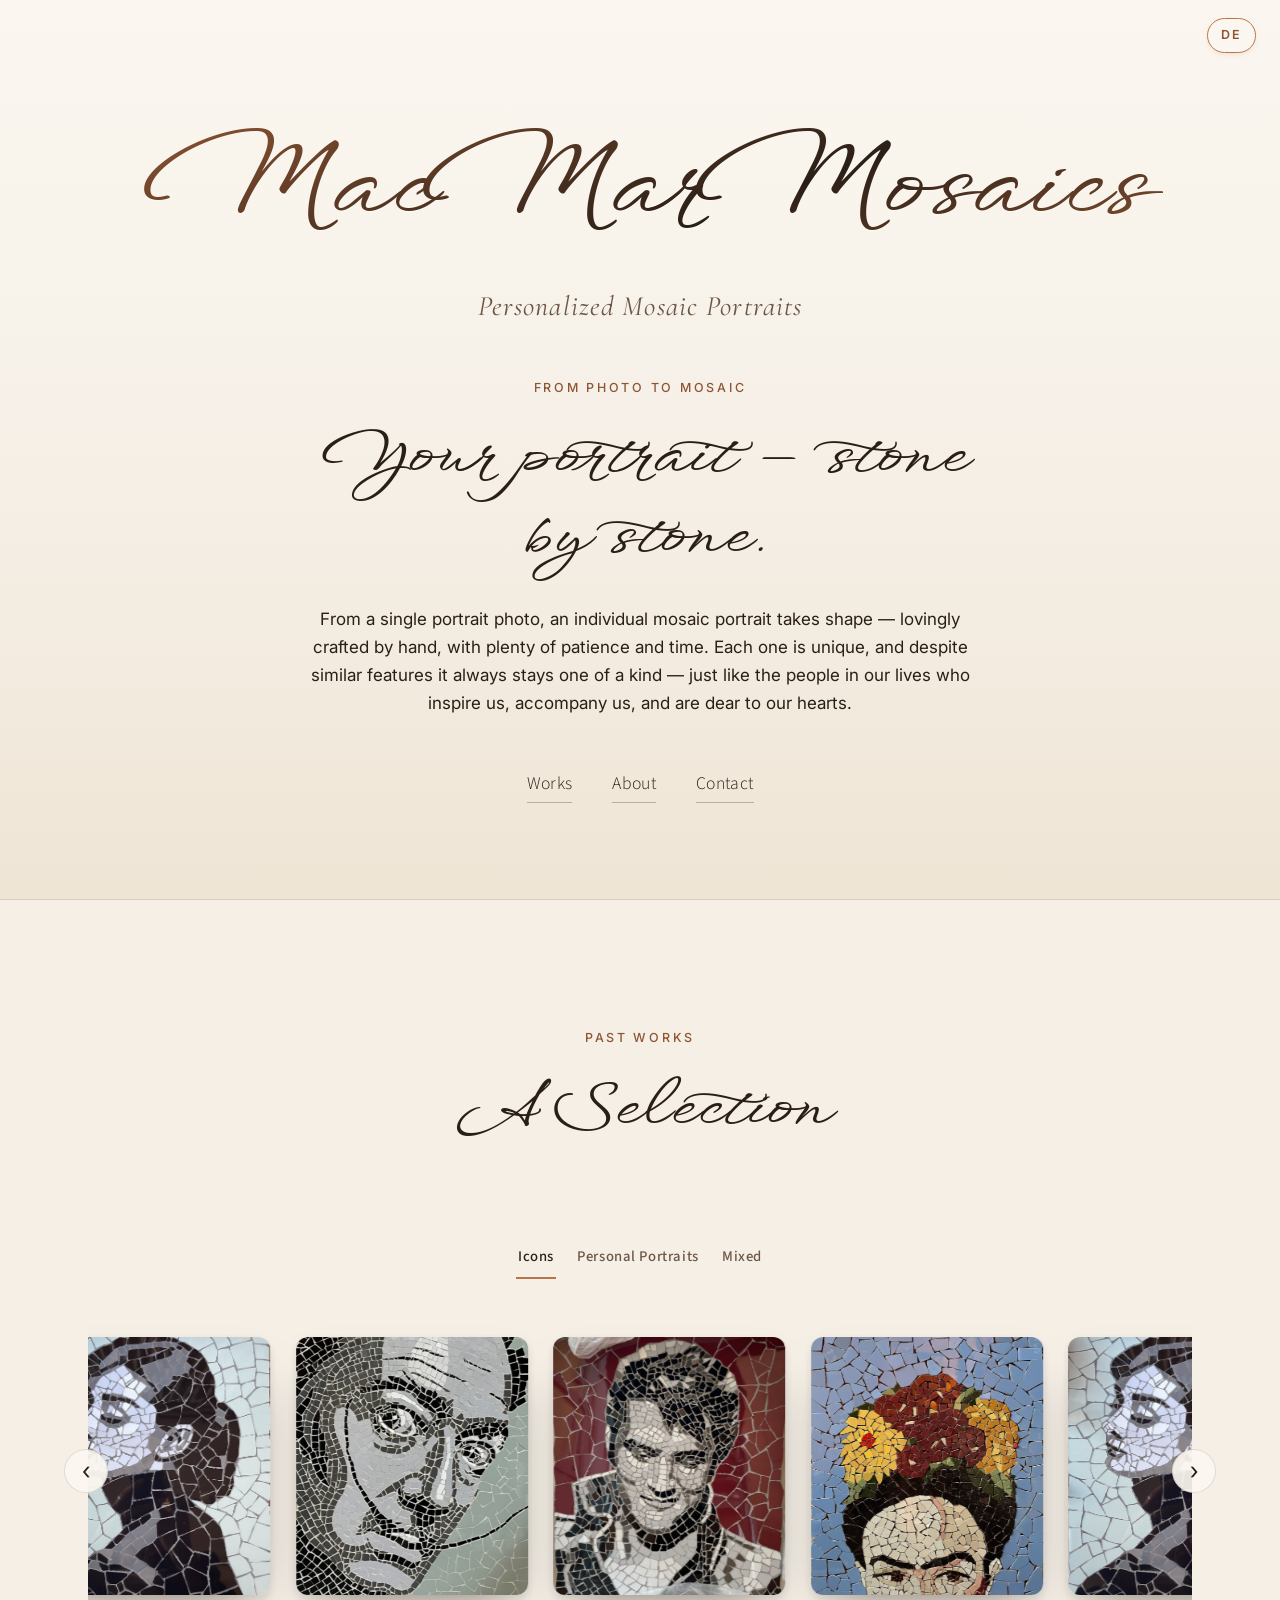
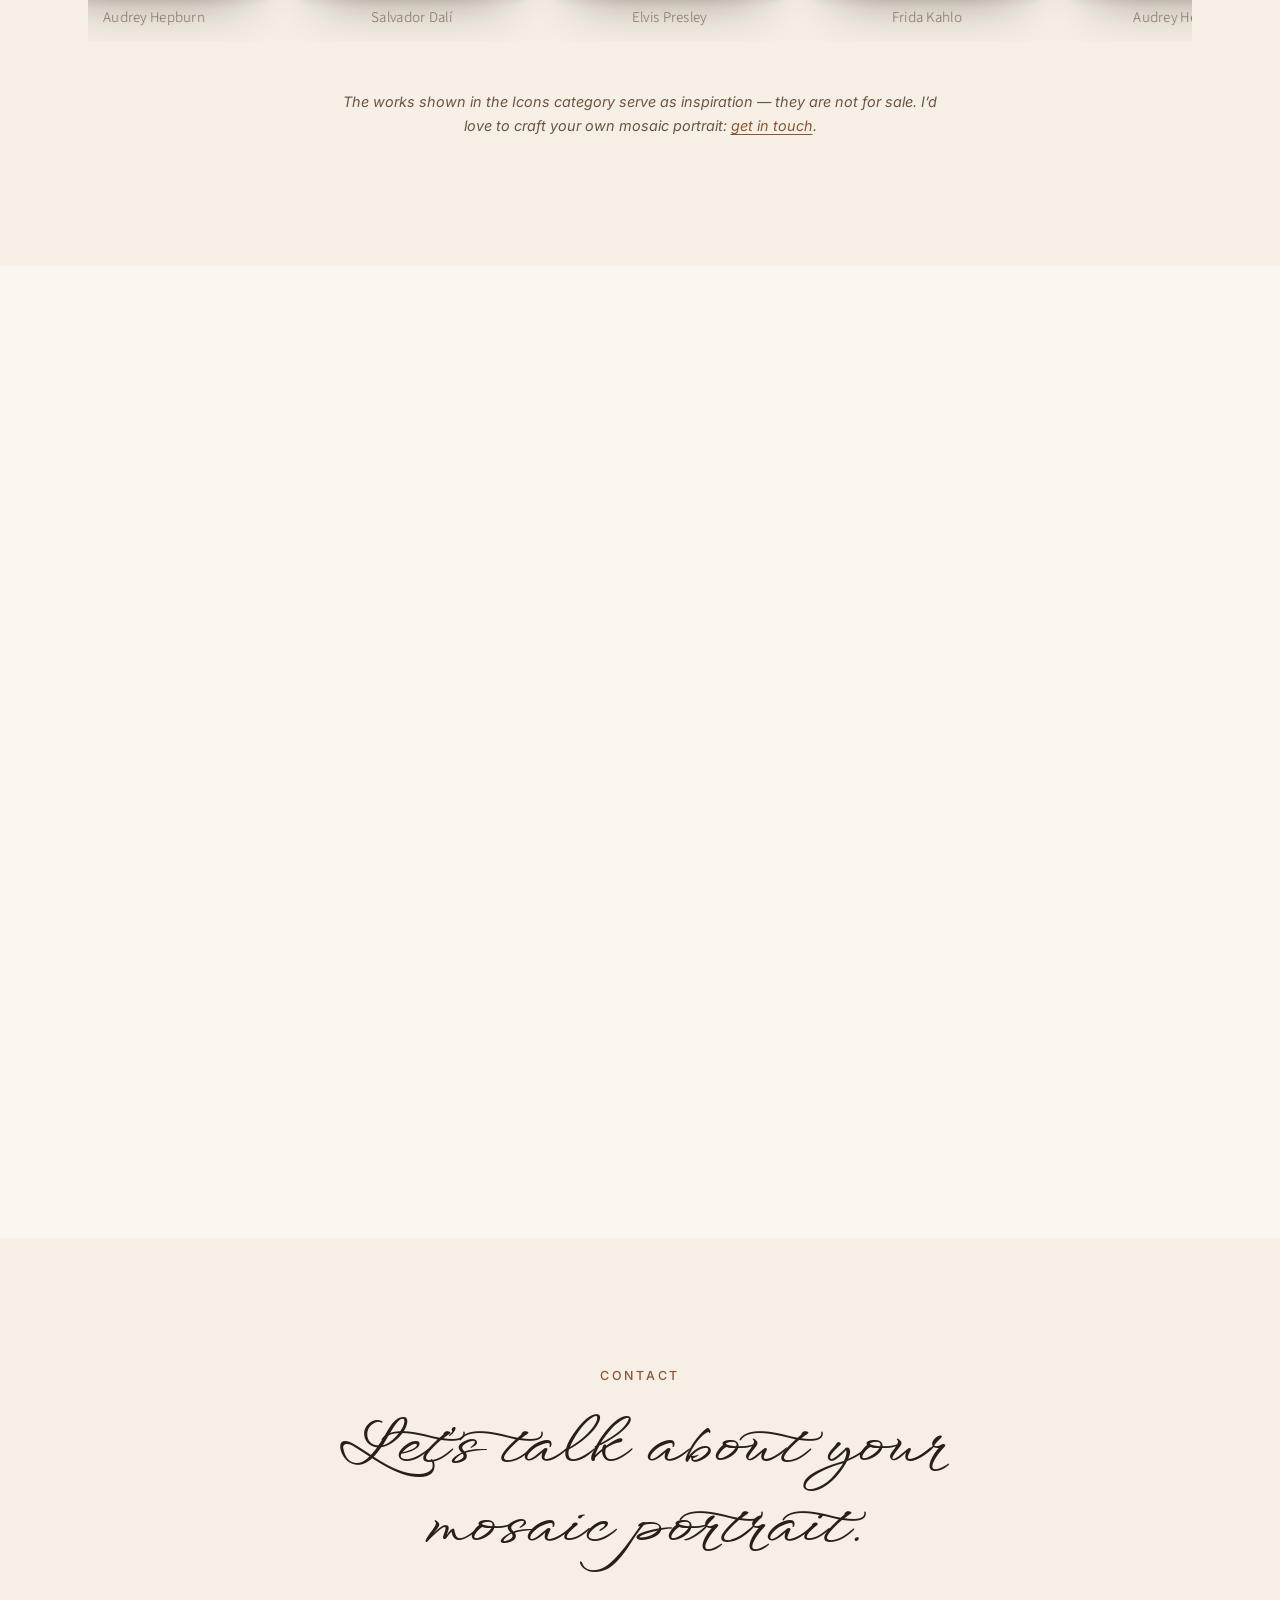
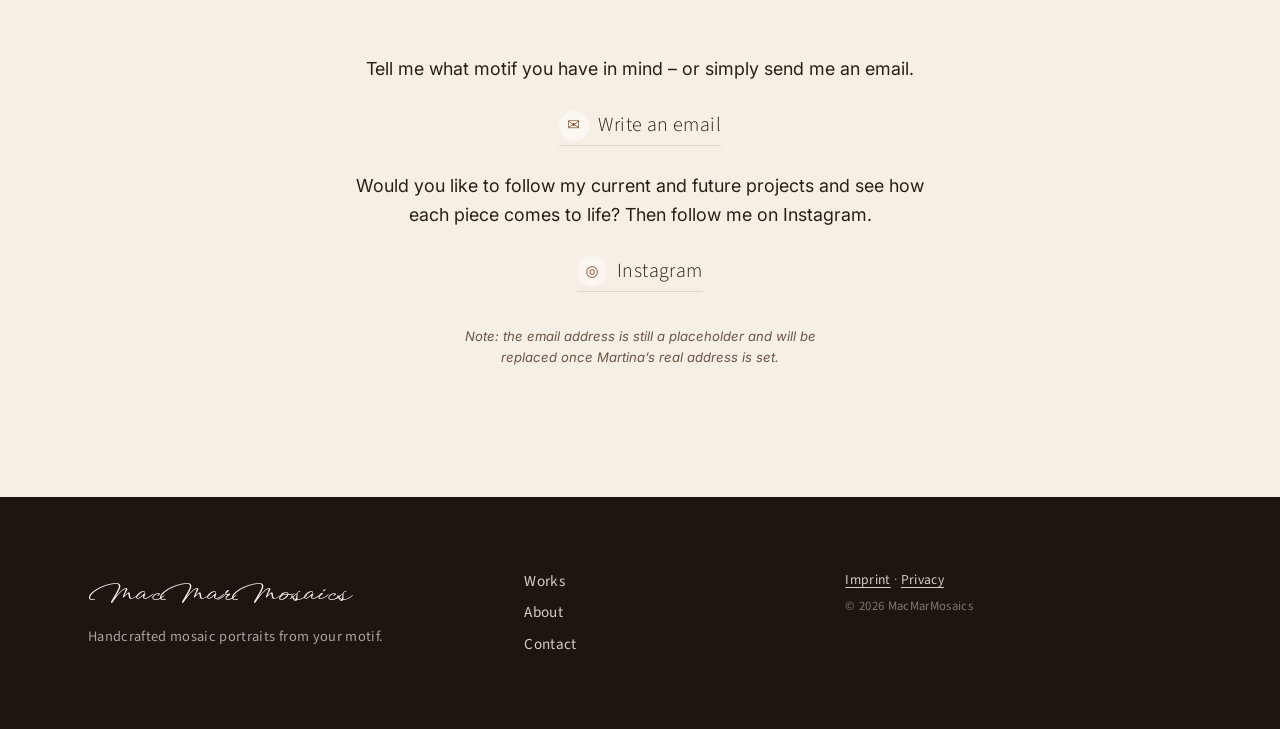
<file: site/index.html>
<!doctype html>
<html lang="de">
<head>
  <meta charset="utf-8" />
  <meta name="viewport" content="width=device-width, initial-scale=1, viewport-fit=cover" />
  <title data-i18n="meta.title">MacMarMosaics — Personalisierte Mosaik-Porträts von Martina</title>
  <meta name="description" data-i18n-content="meta.description" content="MacMarMosaics: handgefertigte, personalisierte Mosaik-Porträts aus deinem Lieblingsmotiv. Vom Foto zum echten Kunstwerk." />
  <meta name="theme-color" content="#F5EFE6" />

  <!-- Open Graph -->
  <meta property="og:type" content="website" />
  <meta property="og:title" content="MacMarMosaics — Personalisierte Mosaik-Porträts" />
  <meta property="og:description" content="Vom Foto zum handgesetzten Mosaik. Porträts von Martina." />
  <meta property="og:locale" content="de_DE" />

  <!-- Fonts -->
  <link rel="preconnect" href="https://fonts.googleapis.com" />
  <link rel="preconnect" href="https://fonts.gstatic.com" crossorigin />
  <link
    rel="stylesheet"
    href="https://fonts.googleapis.com/css2?family=WindSong:wght@400;500&family=Cormorant+Garamond:ital,wght@0,400;0,500;0,600;1,400;1,500&family=Inter:wght@400;500;600&family=Italianno&family=Source+Sans+3:wght@300;400;500&family=Courier+Prime:wght@400;700&display=swap"
  />

  <link rel="stylesheet" href="assets/css/styles.css" />
  <script defer src="assets/js/works.js"></script>
  <script defer src="assets/js/i18n.js"></script>
  <script defer src="assets/js/main.js"></script>
</head>
<body data-menu-style="underline">
  <!-- ============================================================
       1. TOP-NAV — beim ersten Aufruf versteckt, erscheint smooth,
       sobald der Hero verlassen wird (IntersectionObserver in main.js).
       Logo in WindSong; Lang-Switcher rechts als hervorgehobene Pille.
       ============================================================ -->
  <header class="nav" id="nav" aria-label="Hauptnavigation">
    <div class="nav__inner">
      <a class="nav__brand" href="#top">MacMarMosaics</a>
      <nav class="menu menu--top">
        <div class="menu__item menu__item--has-submenu">
          <a
            href="#arbeiten"
            class="menu__link"
            data-submenu-toggle
            aria-haspopup="true"
            aria-expanded="false"
            data-i18n="nav.works"
          >Arbeiten</a>
          <ul class="submenu" role="menu">
            <li role="none"><a role="menuitem" href="#arbeiten" data-category="ikonen"        data-i18n="submenu.icons">Ikonen</a></li>
            <li role="none"><a role="menuitem" href="#arbeiten" data-category="portraits"     data-i18n="submenu.portraits">Persönliche Porträts</a></li>
            <li role="none"><a role="menuitem" href="#arbeiten" data-category="verschiedenes" data-i18n="submenu.misc">Verschiedenes</a></li>
          </ul>
        </div>
        <a class="menu__link" href="#ueber-mich" data-i18n="nav.about">Über mich</a>
        <a class="menu__link" href="#kontakt"    data-i18n="nav.contact">Kontakt</a>
      </nav>
    </div>
  </header>

  <!-- Lang-Switcher: schwebt IMMER oben rechts, unabhängig vom Nav-State.
       So ist der DE/EN-Toggle auch direkt im Hero-Bereich sichtbar. -->
  <button
    type="button"
    class="lang-switch lang-switch--floating"
    data-lang-switch
    data-i18n="nav.lang.toggle"
    data-i18n-aria="nav.lang.aria"
    aria-label="Switch language to English"
  >EN</button>

  <main id="top">
    <!-- ============================================================
         2. HERO — Schriftzug "MacMarMosaics" (WindSong) + Subline,
         danach der verschmolzene "Vom Foto zum Mosaik"-Block, dann das
         Einstiegs-Menü ganz unten. Submenu öffnet nach OBEN
         (.submenu--up), da das Menü am Hero-Boden sitzt. Heller
         Cremegrund mit Gradient.
         ============================================================ -->
    <section class="hero" id="hero" aria-label="MacMarMosaics">
      <!-- <br class="hero__break"/> ist auf Desktop versteckt (display:none),
           auf Mobile sichtbar — sorgt dort für Zeilenumbruch zwischen
           "MacMar" und "Mosaics" ohne Bindestrich. -->
      <h1 class="hero__title">MacMar<br class="hero__break" />Mosaics</h1>
      <p class="hero__subline" data-i18n="hero.subline">Personalisierte Mosaik-Porträts</p>

      <!-- Verschmolzener "Vom Foto zum Mosaik"-Block. Liegt above the fold,
           daher OHNE data-reveal (sofort sichtbar wie der restliche Hero). -->
      <div class="hero__intro">
        <p class="section__eyebrow" data-i18n="intro.eyebrow">Vom Foto zum Mosaik</p>
        <h2 class="section__title"  data-i18n="intro.title">Dein Porträt — Stein für Stein.</h2>
        <div class="intro__body">
          <p data-i18n="intro.body1">Aus einem Porträtfoto entsteht in liebevoller Handarbeit und mit viel Zeit und Geduld ein individuelles Mosaik-Porträt. Jedes einzelne ist ein Unikat und trotz ähnlicher Merkmale bleibt es immer einzigartig. Ebenso wie es die Personen in unserem Leben sind, die uns inspirieren, uns begleiten und uns am Herzen liegen.</p>
        </div>
      </div>

      <!-- Einstiegs-Menü ganz unten im Hero; Submenu öffnet nach oben. -->
      <nav class="menu menu--hero" aria-label="Einstiegsnavigation">
        <div class="menu__item menu__item--has-submenu">
          <a
            href="#arbeiten"
            class="menu__link"
            data-submenu-toggle
            aria-haspopup="true"
            aria-expanded="false"
            data-i18n="nav.works"
          >Arbeiten</a>
          <ul class="submenu submenu--up" role="menu">
            <li role="none"><a role="menuitem" href="#arbeiten" data-category="ikonen"        data-i18n="submenu.icons">Ikonen</a></li>
            <li role="none"><a role="menuitem" href="#arbeiten" data-category="portraits"     data-i18n="submenu.portraits">Persönliche Porträts</a></li>
            <li role="none"><a role="menuitem" href="#arbeiten" data-category="verschiedenes" data-i18n="submenu.misc">Verschiedenes</a></li>
          </ul>
        </div>
        <a class="menu__link" href="#ueber-mich" data-i18n="nav.about">Über mich</a>
        <a class="menu__link" href="#kontakt"    data-i18n="nav.contact">Kontakt</a>
      </nav>
    </section>

    <!-- ============================================================
         3. BISHERIGE ARBEITEN — Tabs + Karussell
         ============================================================ -->
    <section class="section section--works" id="arbeiten">
      <div class="container">
        <header class="section__head" data-reveal>
          <p class="section__eyebrow" data-i18n="works.eyebrow">Bisherige Arbeiten</p>
          <h2 class="section__title"  data-i18n="works.title">Eine Auswahl</h2>
        </header>

        <nav class="tabs" role="tablist" aria-label="Werk-Kategorien" data-tabs>
          <button class="tab is-active" role="tab" aria-selected="true"  data-category="ikonen"        data-i18n="submenu.icons">Ikonen</button>
          <button class="tab"            role="tab" aria-selected="false" data-category="portraits"     data-i18n="submenu.portraits">Persönliche Porträts</button>
          <button class="tab"            role="tab" aria-selected="false" data-category="verschiedenes" data-i18n="submenu.misc">Verschiedenes</button>
        </nav>

        <div class="carousel" data-carousel>
          <button class="carousel__btn carousel__btn--prev" aria-label="Vorheriges Werk" data-carousel-prev>‹</button>
          <div class="carousel__viewport" data-carousel-viewport>
            <div class="carousel__track" data-carousel-track></div>
          </div>
          <button class="carousel__btn carousel__btn--next" aria-label="Nächstes Werk" data-carousel-next>›</button>
        </div>

        <p class="carousel__empty" data-carousel-empty hidden>
          <span class="carousel__empty-text" data-i18n="works.empty">Bald hier zu sehen.</span>
        </p>

        <p class="works__note" data-reveal data-i18n-html="works.note.html">
          Die hier gezeigten Werke der Kategorie <em>Ikonen</em> dienen als Inspiration — sie sind nicht zum Verkauf. Gerne fertige ich dir dein eigenes Mosaik-Porträt: <a href="#kontakt">Kontaktiere mich</a>.
        </p>
      </div>
    </section>

    <!-- ============================================================
         4. ÜBER MICH
         ============================================================ -->
    <section class="section section--about" id="ueber-mich">
      <div class="container about">
        <div class="about__portrait" data-reveal aria-hidden="true">
          <div class="tile-grid tile-grid--portrait"></div>
        </div>
        <div class="about__text" data-reveal>
          <p class="section__eyebrow" data-i18n="about.eyebrow">Über mich</p>
          <h2 class="section__title"  data-i18n="about.title">Hinter jedem Stein steckt Geduld.</h2>
          <p data-i18n="about.body1">Nach dem Studium der Kunstgeschichte zog es mich nach Barcelona, um die Mosaikkunst des Trencadís kennenzulernen. Ich lernte, wie ich Keramikfliesen zerschlagen und zurechtschneiden musste, damit sie in der Verbindung miteinander etwas Ganzes ergeben. Während ich das Dalí-Porträt für einen mir am Herzen liegenden Freund legte, wurde mir sehr bald deutlich, dass ich meinen Schwerpunkt auf das Mosaik-Porträt setzen wollte.</p>
          <p data-i18n="about.body2">Der gesamte Prozess ist für mich ein wunderbar meditativer — einer, der mir jegliche Verbindung zu Raum und Zeit nimmt, einer, der mich innehalten und zur Ruhe kommen lässt. Mit Liebe zum Detail, Geduld und viel Freude setze ich mich vorab und währenddessen intensiv mit jedem Foto auseinander. Das liegt natürlich daran, dass ich sehr, sehr lange darauf blicke, alle Lichtverhältnisse, jede Falte und Augenbraue Stück für Stück auseinandernehme und für jedes Stück einen passenden Keramikstein zurechtschneide.</p>
          <p data-i18n="about.body3">Jede neue kleine Keramikstein-Kombination bringt eine weitere kleine Ähnlichkeit zum Originalfoto mit sich. Nach und nach wird das Gesicht der Person sichtbarer und meine Motivation, weiterzumachen, größer. So kann ich es kaum erwarten, am nächsten Tag wieder aufzustehen und mich mit einem Kaffee ans Werk zu setzen.</p>
        </div>
      </div>
    </section>

    <!-- ============================================================
         5. KONTAKT — rein statisch: nur E-Mail + Instagram (Formular raus,
         da GitHub Pages ohne Drittanbieter keine Mail versenden kann).
         E-Mail + Instagram in der Navigations-Optik (Briefing 3).
         ============================================================ -->
    <section class="section section--contact" id="kontakt">
      <div class="container">
        <header class="section__head" data-reveal>
          <p class="section__eyebrow" data-i18n="contact.eyebrow">Kontakt</p>
          <h2 class="section__title"  data-i18n="contact.title">Lass uns dein Mosaik-Porträt besprechen.</h2>
        </header>

        <div class="contact" data-reveal>
          <p class="contact__text" data-i18n="contact.lede">Schreib mir, welches Motiv dir vorschwebt – oder schick mir direkt eine E-Mail.</p>

          <!-- TODO: Platzhalter — durch Martinas echte E-Mail-Adresse ersetzen. -->
          <a class="contact__link" href="mailto:kontakt@platzhalter.de">
            <span class="contact__link-icon" aria-hidden="true">✉</span>
            <span data-i18n="contact.email.label">E-Mail schreiben</span>
          </a>

          <p class="contact__text" data-i18n="contact.instagram.text">Möchtest du meine aktuellen und zukünftigen Projekte sowie den Entstehungsprozess der einzelnen Werke verfolgen? Dann folge mir auf Instagram.</p>

          <!-- Instagram-Link — Handle ggf. von Martina bestätigen lassen. -->
          <a class="contact__link" href="https://instagram.com/macmarmosaics" target="_blank" rel="noopener">
            <span class="contact__link-icon" aria-hidden="true">◎</span>
            <span data-i18n="contact.instagram.label">Instagram</span>
          </a>

          <p class="contact__hint" data-i18n="contact.hint">Hinweis: Die E-Mail-Adresse ist noch ein Platzhalter und wird ersetzt, sobald Martinas echte Adresse feststeht.</p>
        </div>
      </div>
    </section>
  </main>

  <!-- ============================================================
       6. FOOTER
       ============================================================ -->
  <footer class="footer">
    <div class="container footer__inner">
      <div class="footer__brand">
        <p class="footer__name">MacMarMosaics</p>
        <p class="footer__claim" data-i18n="footer.claim">Handgefertigte Mosaik-Porträts aus deinem Motiv.</p>
      </div>
      <nav class="footer__nav" aria-label="Footer-Navigation">
        <a href="#arbeiten"   data-i18n="nav.works">Arbeiten</a>
        <a href="#ueber-mich" data-i18n="nav.about">Über mich</a>
        <a href="#kontakt"    data-i18n="nav.contact">Kontakt</a>
      </nav>
      <div class="footer__legal">
        <p>
          <a href="impressum.html"   data-i18n="footer.imprint">Impressum</a>
          ·
          <a href="datenschutz.html" data-i18n="footer.privacy">Datenschutz</a>
        </p>
        <p class="footer__copy">© 2026 MacMarMosaics</p>
      </div>
    </div>
  </footer>

  <!-- ============================================================
       DETAIL-OVERLAY
       ============================================================ -->
  <div class="detail" id="detail" hidden role="dialog" aria-modal="true" aria-labelledby="detail-title">
    <button class="detail__close" type="button" aria-label="Schließen" data-i18n-aria="detail.close">×</button>
    <button class="detail__nav detail__nav--prev" type="button" data-detail-prev aria-label="Vorheriges Werk" data-i18n-aria="detail.prev">‹</button>
    <button class="detail__nav detail__nav--next" type="button" data-detail-next aria-label="Nächstes Werk" data-i18n-aria="detail.next">›</button>
    <div class="detail__inner">
      <h3 id="detail-title" class="detail__title"></h3>
      <div class="detail__animation" data-detail-animation></div>

      <!-- Mosaik groß; Klick darauf zoomt (scrollbar). -->
      <figure class="detail__mosaic-fig">
        <button type="button" class="detail__zoom" data-detail-zoom aria-label="Mosaik vergrößern" data-i18n-aria="detail.zoomIn">
          <img data-detail-mosaic alt="" />
        </button>
      </figure>

      <p class="detail__caption" data-detail-caption></p>
      <p class="detail__desc" data-detail-desc></p>

      <!-- Originalfoto klein darunter (nur wenn vorhanden). -->
      <figure class="detail__original-fig" data-detail-original-fig hidden>
        <img data-detail-original alt="" />
        <figcaption data-i18n="detail.original">Originalfoto</figcaption>
      </figure>
    </div>
  </div>

  <!-- ============================================================
       FONT-PICKER (nur sichtbar bei ?fonts=picker — bleibt erhalten)
       ============================================================ -->
  <aside class="font-picker" id="font-picker" hidden aria-label="Menü-Schrift wählen">
    <p class="font-picker__title">Menü-Schrift</p>
    <button type="button" data-font="italianno" style="font-family: Italianno, cursive;">Aa Italianno</button>
    <button type="button" data-font="sans"      style="font-family: 'Source Sans 3', sans-serif; font-weight: 300;">Aa Sans Light</button>
    <button type="button" data-font="courier"   style="font-family: 'Courier Prime', monospace;">Aa Courier</button>
    <button type="button" data-font="default"   style="font-family: Inter, sans-serif;">Aa Standard</button>
  </aside>

  <!-- ============================================================
       MENÜ-STIL-PICKER (nur sichtbar bei ?menu=picker)
       Live-Vergleich von vier Menü-Varianten — Wahl persistiert in
       localStorage, gilt für alle Folgebesuche bis zur nächsten Wahl.
       ============================================================ -->
  <aside class="style-picker" id="menu-picker" hidden aria-label="Menü-Stil wählen">
    <p class="style-picker__title">Menü-Stil</p>
    <button type="button" data-menu-style="pills">Pills (Tönung)</button>
    <button type="button" data-menu-style="outline">Outline</button>
    <button type="button" data-menu-style="underline">Underline</button>
    <button type="button" data-menu-style="lines">Lines (oben + unten)</button>
    <button type="button" data-menu-style="solid">Solid</button>
  </aside>
</body>
</html>
</file>
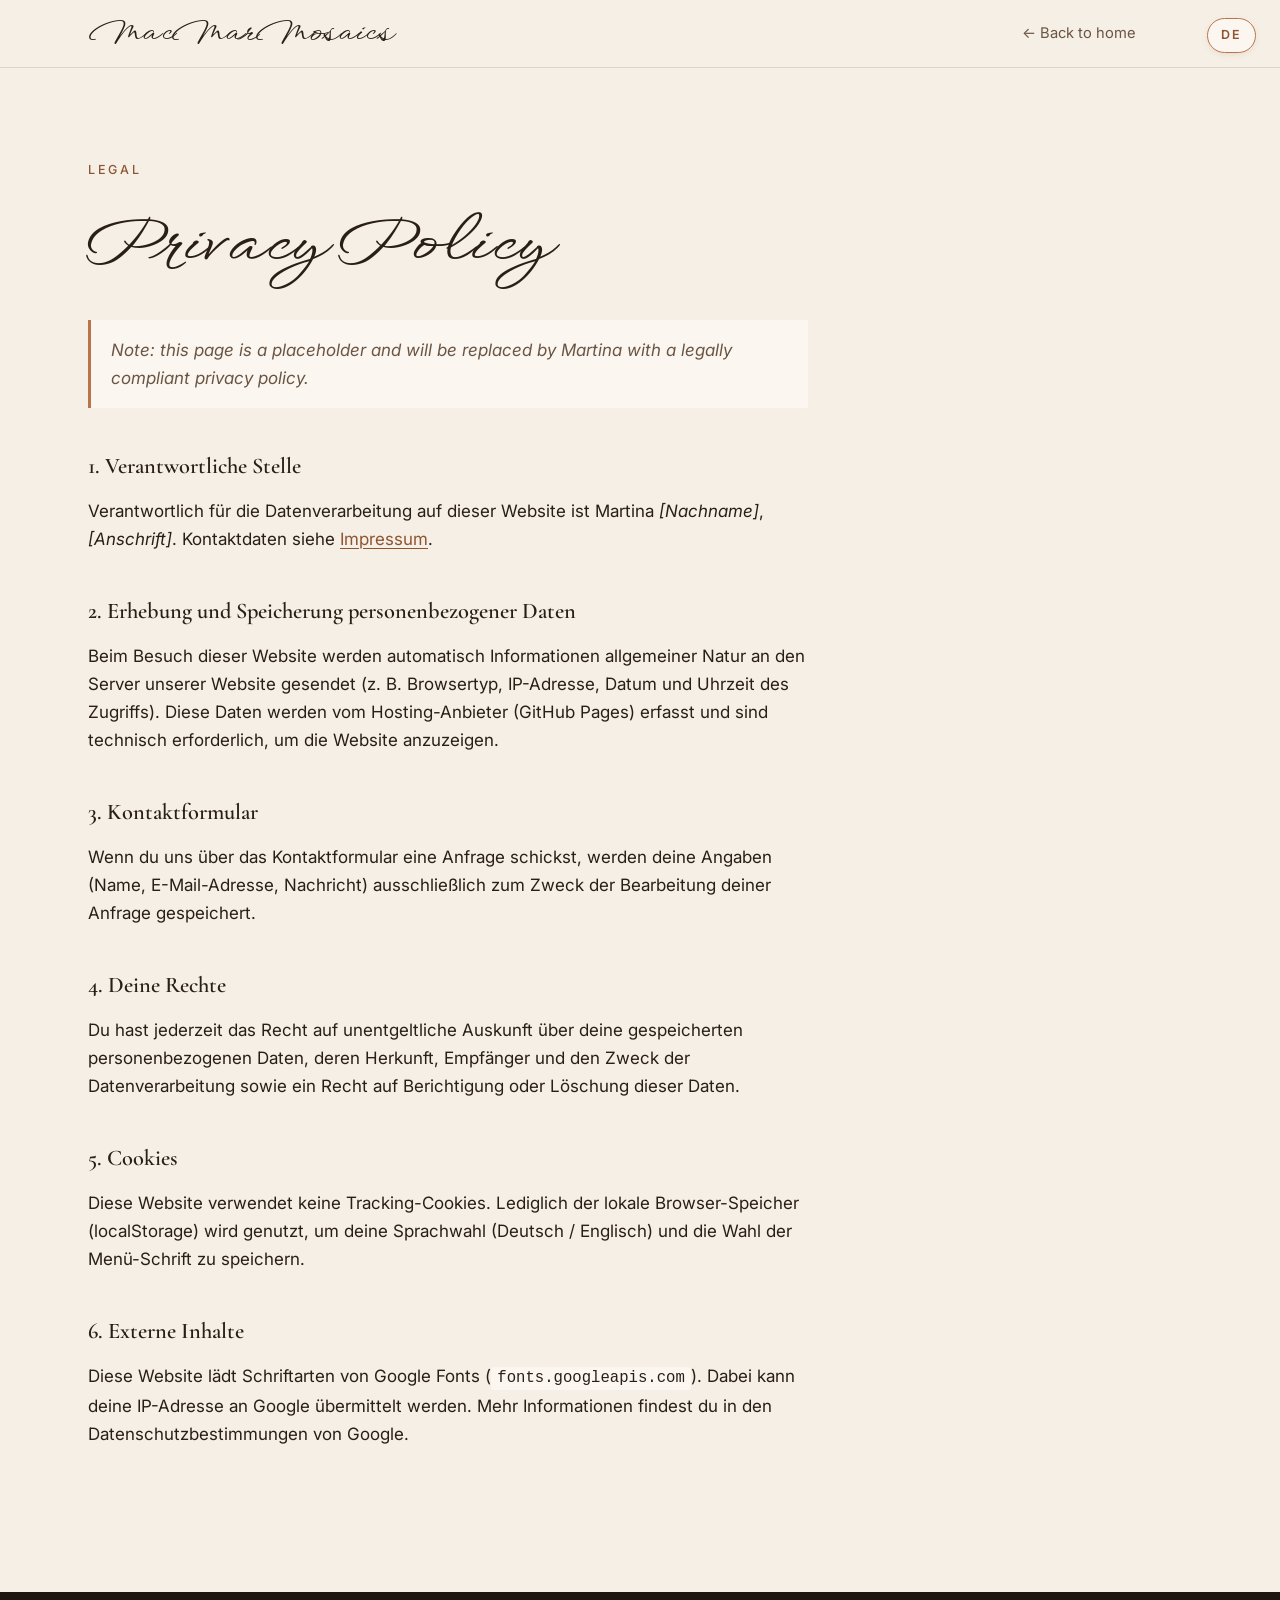
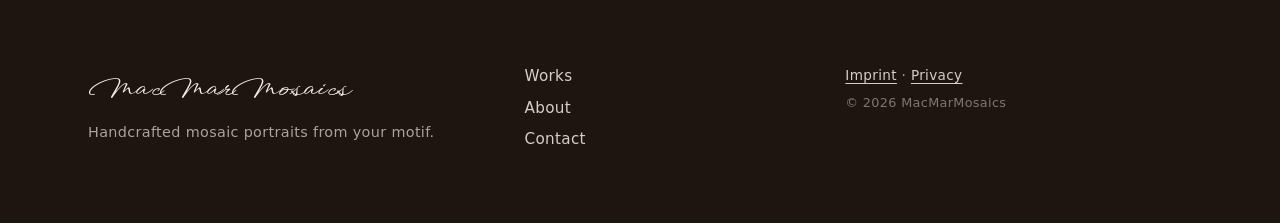
<file: site/datenschutz.html>
<!doctype html>
<html lang="de">
<head>
  <meta charset="utf-8" />
  <meta name="viewport" content="width=device-width, initial-scale=1" />
  <title>Datenschutzerklärung — MacMarMosaics</title>
  <meta name="description" content="Datenschutzerklärung von MacMarMosaics." />
  <meta name="robots" content="noindex" />
  <link rel="preconnect" href="https://fonts.googleapis.com" />
  <link rel="preconnect" href="https://fonts.gstatic.com" crossorigin />
  <link
    rel="stylesheet"
    href="https://fonts.googleapis.com/css2?family=WindSong:wght@400;500&family=Cormorant+Garamond:ital,wght@0,400;0,500;0,600;1,400;1,500&family=Inter:wght@400;500;600&display=swap"
  />
  <link rel="stylesheet" href="assets/css/styles.css" />
  <script defer src="assets/js/i18n.js"></script>
  <script defer src="assets/js/legal.js"></script>
</head>
<body class="legal-page" data-menu-style="underline">
  <header class="nav nav--minimal nav--always" aria-label="Hauptnavigation">
    <div class="nav__inner">
      <a class="nav__brand" href="index.html">MacMarMosaics</a>
      <a class="nav__back" href="index.html" data-i18n="nav.back">← Zurück zur Startseite</a>
    </div>
  </header>
  <button
    type="button"
    class="lang-switch lang-switch--floating"
    data-lang-switch
    data-i18n="nav.lang.toggle"
    data-i18n-aria="nav.lang.aria"
    aria-label="Switch language to English"
  >EN</button>

  <main class="legal">
    <div class="container">
      <p class="section__eyebrow" data-i18n="privacy.eyebrow">Rechtliches</p>
      <h1 class="section__title"  data-i18n="privacy.title">Datenschutzerklärung</h1>

      <p class="legal__placeholder">
        <em data-i18n="privacy.placeholder">
          Hinweis: Diese Seite ist ein Platzhalter und wird von Martina mit
          einer rechtskonformen Datenschutzerklärung ersetzt.
        </em>
      </p>

      <h2>1. Verantwortliche Stelle</h2>
      <p>
        Verantwortlich für die Datenverarbeitung auf dieser Website ist Martina
        <em>[Nachname]</em>, <em>[Anschrift]</em>. Kontaktdaten siehe
        <a href="impressum.html">Impressum</a>.
      </p>

      <h2>2. Erhebung und Speicherung personenbezogener Daten</h2>
      <p>
        Beim Besuch dieser Website werden automatisch Informationen allgemeiner
        Natur an den Server unserer Website gesendet (z. B. Browsertyp, IP-Adresse,
        Datum und Uhrzeit des Zugriffs). Diese Daten werden vom Hosting-Anbieter
        (GitHub Pages) erfasst und sind technisch erforderlich, um die Website
        anzuzeigen.
      </p>

      <h2>3. Kontaktformular</h2>
      <p>
        Wenn du uns über das Kontaktformular eine Anfrage schickst, werden deine
        Angaben (Name, E-Mail-Adresse, Nachricht) ausschließlich zum Zweck der
        Bearbeitung deiner Anfrage gespeichert.
      </p>

      <h2>4. Deine Rechte</h2>
      <p>
        Du hast jederzeit das Recht auf unentgeltliche Auskunft über deine
        gespeicherten personenbezogenen Daten, deren Herkunft, Empfänger und den
        Zweck der Datenverarbeitung sowie ein Recht auf Berichtigung oder
        Löschung dieser Daten.
      </p>

      <h2>5. Cookies</h2>
      <p>
        Diese Website verwendet keine Tracking-Cookies. Lediglich der lokale
        Browser-Speicher (localStorage) wird genutzt, um deine Sprachwahl
        (Deutsch / Englisch) und die Wahl der Menü-Schrift zu speichern.
      </p>

      <h2>6. Externe Inhalte</h2>
      <p>
        Diese Website lädt Schriftarten von Google Fonts
        (<code>fonts.googleapis.com</code>). Dabei kann deine IP-Adresse an
        Google übermittelt werden. Mehr Informationen findest du in den
        Datenschutzbestimmungen von Google.
      </p>
    </div>
  </main>

  <footer class="footer">
    <div class="container footer__inner">
      <div class="footer__brand">
        <p class="footer__name">MacMarMosaics</p>
        <p class="footer__claim" data-i18n="footer.claim">Handgefertigte Mosaik-Porträts aus deinem Motiv.</p>
      </div>
      <nav class="footer__nav" aria-label="Footer-Navigation">
        <a href="index.html#arbeiten"   data-i18n="nav.works">Arbeiten</a>
        <a href="index.html#ueber-mich" data-i18n="nav.about">Über mich</a>
        <a href="index.html#kontakt"    data-i18n="nav.contact">Kontakt</a>
      </nav>
      <div class="footer__legal">
        <p>
          <a href="impressum.html"   data-i18n="footer.imprint">Impressum</a>
          ·
          <a href="datenschutz.html" data-i18n="footer.privacy">Datenschutz</a>
        </p>
        <p class="footer__copy">© 2026 MacMarMosaics</p>
      </div>
    </div>
  </footer>
</body>
</html>
</file>
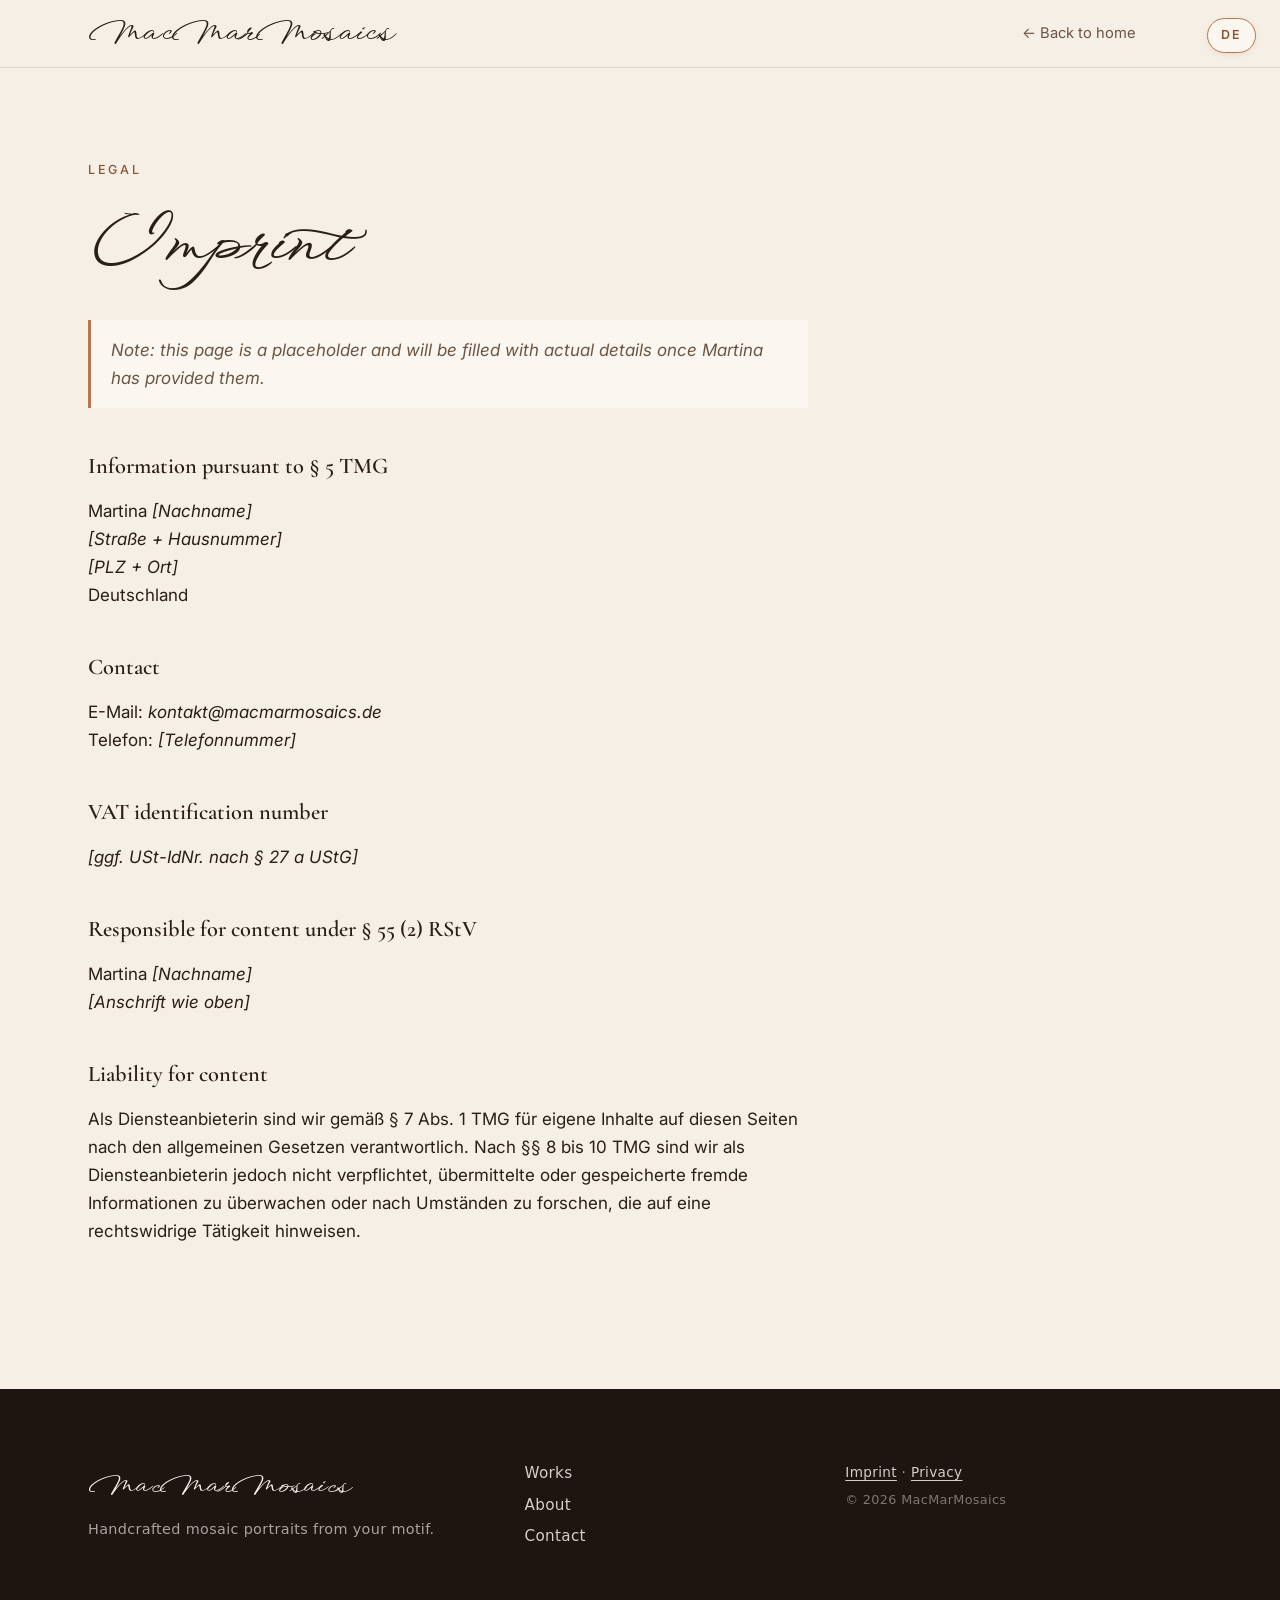
<file: site/impressum.html>
<!doctype html>
<html lang="de">
<head>
  <meta charset="utf-8" />
  <meta name="viewport" content="width=device-width, initial-scale=1" />
  <title>Impressum — MacMarMosaics</title>
  <meta name="description" content="Impressum von MacMarMosaics." />
  <meta name="robots" content="noindex" />
  <link rel="preconnect" href="https://fonts.googleapis.com" />
  <link rel="preconnect" href="https://fonts.gstatic.com" crossorigin />
  <link
    rel="stylesheet"
    href="https://fonts.googleapis.com/css2?family=WindSong:wght@400;500&family=Cormorant+Garamond:ital,wght@0,400;0,500;0,600;1,400;1,500&family=Inter:wght@400;500;600&display=swap"
  />
  <link rel="stylesheet" href="assets/css/styles.css" />
  <script defer src="assets/js/i18n.js"></script>
  <script defer src="assets/js/legal.js"></script>
</head>
<body class="legal-page" data-menu-style="underline">
  <header class="nav nav--minimal nav--always" aria-label="Hauptnavigation">
    <div class="nav__inner">
      <a class="nav__brand" href="index.html">MacMarMosaics</a>
      <a class="nav__back" href="index.html" data-i18n="nav.back">← Zurück zur Startseite</a>
    </div>
  </header>
  <button
    type="button"
    class="lang-switch lang-switch--floating"
    data-lang-switch
    data-i18n="nav.lang.toggle"
    data-i18n-aria="nav.lang.aria"
    aria-label="Switch language to English"
  >EN</button>

  <main class="legal">
    <div class="container">
      <p class="section__eyebrow" data-i18n="imprint.eyebrow">Rechtliches</p>
      <h1 class="section__title"  data-i18n="imprint.title">Impressum</h1>

      <p class="legal__placeholder">
        <em data-i18n="imprint.placeholder">
          Hinweis: Diese Seite ist ein Platzhalter und wird mit den
          tatsächlichen Angaben befüllt, sobald Martina sie nachgeliefert hat.
        </em>
      </p>

      <h2 data-i18n="imprint.h.tmg">Angaben gemäß § 5 TMG</h2>
      <p>
        Martina <em>[Nachname]</em><br />
        <em>[Straße + Hausnummer]</em><br />
        <em>[PLZ + Ort]</em><br />
        Deutschland
      </p>

      <h2 data-i18n="imprint.h.contact">Kontakt</h2>
      <p>
        E-Mail: <em>kontakt@macmarmosaics.de</em><br />
        Telefon: <em>[Telefonnummer]</em>
      </p>

      <h2 data-i18n="imprint.h.tax">Umsatzsteuer-Identifikationsnummer</h2>
      <p><em>[ggf. USt-IdNr. nach § 27 a UStG]</em></p>

      <h2 data-i18n="imprint.h.responsible">Verantwortlich für den Inhalt nach § 55 Abs. 2 RStV</h2>
      <p>
        Martina <em>[Nachname]</em><br />
        <em>[Anschrift wie oben]</em>
      </p>

      <h2 data-i18n="imprint.h.liability">Haftung für Inhalte</h2>
      <p>
        Als Diensteanbieterin sind wir gemäß § 7 Abs. 1 TMG für eigene Inhalte
        auf diesen Seiten nach den allgemeinen Gesetzen verantwortlich.
        Nach §§ 8 bis 10 TMG sind wir als Diensteanbieterin jedoch nicht
        verpflichtet, übermittelte oder gespeicherte fremde Informationen zu
        überwachen oder nach Umständen zu forschen, die auf eine rechtswidrige
        Tätigkeit hinweisen.
      </p>
    </div>
  </main>

  <footer class="footer">
    <div class="container footer__inner">
      <div class="footer__brand">
        <p class="footer__name">MacMarMosaics</p>
        <p class="footer__claim" data-i18n="footer.claim">Handgefertigte Mosaik-Porträts aus deinem Motiv.</p>
      </div>
      <nav class="footer__nav" aria-label="Footer-Navigation">
        <a href="index.html#arbeiten"   data-i18n="nav.works">Arbeiten</a>
        <a href="index.html#ueber-mich" data-i18n="nav.about">Über mich</a>
        <a href="index.html#kontakt"    data-i18n="nav.contact">Kontakt</a>
      </nav>
      <div class="footer__legal">
        <p>
          <a href="impressum.html"   data-i18n="footer.imprint">Impressum</a>
          ·
          <a href="datenschutz.html" data-i18n="footer.privacy">Datenschutz</a>
        </p>
        <p class="footer__copy">© 2026 MacMarMosaics</p>
      </div>
    </div>
  </footer>
</body>
</html>
</file>
<file: site/assets/css/styles.css>
/* ==========================================================================
   MacMarMosaics — Stylesheet
   Warme, erdige Farbwelt. Mobile-first, keine externen Libraries.

   Sektionen:
     1.  Design-Tokens (inkl. umschaltbare Menü-Schrift)
     2.  Reset & Grundlagen
     3.  Container
     4.  Top-Nav + Menü-Komponente (Top + Hero) + Submenu
     5.  Hero (statisches Schriftzug-Bild + Subline + zentrale Nav)
     6.  Sections (gemeinsame Bausteine)
     7.  Reveal on scroll
     8.  Intro
     9.  Bisherige Arbeiten — Tabs + Karussell + Polaroid-Slide
     10. Über mich
     11. Kontakt (Formular, DSGVO-Checkbox, Direkt-Buttons)
     12. Footer
     13. Detail-Overlay (ersetzt Lightbox; mit Animations-Slot)
     14. Font-Picker-Widget
     15. Legal-Pages (Impressum/Datenschutz)
     16. Reduced Motion
   ========================================================================== */

/* --------------------------------------------------------------------------
   1. Design-Tokens
   -------------------------------------------------------------------------- */
:root {
  /* Farben */
  --color-bg:        #F5EFE6;
  --color-surface:   #FBF7F0;
  --color-ink:       #2A1F17;
  --color-ink-soft:  #6B5544;
  --color-accent:    #B8754A;
  --color-accent-dk: #8E5532;
  --color-deep:      #1E1410;
  --color-line:      rgba(42, 31, 23, 0.12);

  /* Typo */
  --font-display: "WindSong", "Cormorant Garamond", "Brush Script MT", cursive;
  --font-sub:     "Cormorant Garamond", Georgia, "Times New Roman", serif;
  --font-body:    "Inter", -apple-system, BlinkMacSystemFont, "Segoe UI",
                  Roboto, Helvetica, Arial, sans-serif;
  /* Menü-Schrift — finale Wahl der Klientin: "A Sans Light" (Source Sans 3
     Light). Werte identisch zu FONT_MAP.sans in main.js. Der Font-Picker
     (?fonts=picker) kann dies via JS weiterhin überschreiben. */
  --font-menu:    "Source Sans 3", "Manrope", system-ui, sans-serif;
  --font-menu-weight: 300;
  --font-menu-letter: 0.02em;

  /* Maße */
  --space-section: clamp(5rem, 10vw, 9rem);
  --radius:        4px;
  --maxw:          1200px;

  /* Übergänge */
  --ease:          cubic-bezier(0.22, 0.61, 0.36, 1);
}

/* --------------------------------------------------------------------------
   2. Reset & Grundlagen
   -------------------------------------------------------------------------- */
*,
*::before,
*::after { box-sizing: border-box; }

html {
  scroll-behavior: smooth;
  /* Anker-Klicks landen unter der fixen Nav. */
  scroll-padding-top: 5rem;
}

body {
  margin: 0;
  background: var(--color-bg);
  color: var(--color-ink);
  font-family: var(--font-body);
  font-size: 17px;
  line-height: 1.65;
  -webkit-font-smoothing: antialiased;
  -moz-osx-font-smoothing: grayscale;
  text-rendering: optimizeLegibility;
}

img,
video { display: block; max-width: 100%; height: auto; }

button {
  font: inherit;
  color: inherit;
  background: none;
  border: 0;
  padding: 0;
  cursor: pointer;
}

a { color: var(--color-ink); text-decoration: none; }
a:hover { color: var(--color-accent-dk); }

::selection { background: var(--color-accent); color: var(--color-bg); }

/* --------------------------------------------------------------------------
   3. Container
   -------------------------------------------------------------------------- */
.container {
  width: 100%;
  max-width: var(--maxw);
  margin-inline: auto;
  padding-inline: clamp(1.25rem, 5vw, 3rem);
}

/* --------------------------------------------------------------------------
   4. Top-Nav + Menü-Komponente + Submenu
   Top-Nav startet versteckt; JS togglet .is-revealed sobald der Hero
   verlassen wird (smooth slide-in von oben).
   -------------------------------------------------------------------------- */
.nav {
  position: fixed;
  inset: 0 0 auto 0;
  z-index: 50;
  padding: 0.9rem 0;
  background: rgba(245, 239, 230, 0.85);
  border-bottom: 1px solid var(--color-line);
  backdrop-filter: blur(14px);
  -webkit-backdrop-filter: blur(14px);
  transform: translateY(-100%);
  opacity: 0;
  transition: transform 0.45s var(--ease), opacity 0.45s var(--ease);
}
.nav.is-revealed,
.nav--always {
  transform: translateY(0);
  opacity: 1;
}

.nav__inner {
  width: 100%;
  max-width: var(--maxw);
  margin-inline: auto;
  /* Rechts Extra-Platz, damit der schwebende Lang-Switcher
     (position: fixed top-right) den letzten Nav-Link nicht überlappt. */
  padding: 0 calc(clamp(1.25rem, 5vw, 3rem) + 3.5rem) 0 clamp(1.25rem, 5vw, 3rem);
  display: flex;
  align-items: center;
  justify-content: space-between;
  gap: 1.5rem;
}

/* Rechte Top-Nav-Spalte: Menü + Lang-Switcher nebeneinander. */
.nav__right {
  display: flex;
  align-items: center;
  gap: clamp(0.75rem, 2vw, 1.25rem);
}

/* Lang-Switcher — bewusst hervorgehoben, leicht sichtbar als
   "Pille" mit Border + dezenter Tönung. */
.lang-switch {
  display: inline-flex;
  align-items: center;
  justify-content: center;
  min-width: 2.5rem;
  padding: 0.4rem 0.85rem;
  font-family: var(--font-body);
  font-size: 0.78rem;
  font-weight: 600;
  letter-spacing: 0.12em;
  color: var(--color-accent-dk);
  background: rgba(184, 117, 74, 0.18);
  border: 1px solid var(--color-accent);
  border-radius: 999px;
  cursor: pointer;
  transition: background-color 0.2s var(--ease),
              color 0.2s var(--ease),
              transform 0.2s var(--ease),
              box-shadow 0.2s var(--ease);
  box-shadow: 0 2px 8px -4px rgba(184, 117, 74, 0.4);
}
.lang-switch:hover {
  background: var(--color-accent);
  color: var(--color-bg);
  transform: translateY(-1px);
  box-shadow: 0 6px 14px -6px rgba(184, 117, 74, 0.55);
}
.lang-switch:focus-visible {
  outline: 2px solid var(--color-accent);
  outline-offset: 3px;
}

/* Schwebende Variante — immer sichtbar, oben rechts, unabhängig vom
   Nav-State. Damit der Sprachschalter auch im Hero erreichbar ist. */
.lang-switch--floating {
  position: fixed;
  top: clamp(0.85rem, 2vh, 1.25rem);
  right: clamp(0.85rem, 2.5vw, 1.5rem);
  z-index: 70;
  background: rgba(251, 247, 240, 0.92);
  backdrop-filter: blur(8px);
  -webkit-backdrop-filter: blur(8px);
}
.lang-switch--floating:hover {
  background: var(--color-accent);
}

/* Brand-Logo in WindSong (kursive Display-Schrift) — Briefing 1.3. */
.nav__brand {
  font-family: var(--font-display);
  font-size: clamp(1.4rem, 2.4vw, 1.85rem);
  font-weight: 500;
  letter-spacing: 0.01em;
  white-space: nowrap;
  line-height: 1;
  padding-block: 0.15em;
}

/* Menü-Komponente — wiederverwendbar für Top-Nav + Hero-Nav. */
.menu {
  display: flex;
  align-items: center;
  gap: clamp(1rem, 2.5vw, 2rem);
}

.menu__item {
  position: relative;
  display: flex;
  align-items: center;
}

/* ============================================================
   Menu-Link-Basis — gemeinsame Eigenschaften aller Varianten.
   Eigentliche Optik kommt aus den [data-menu-style="…"]-Blöcken
   weiter unten. Default ist "pills".
   ============================================================ */
.menu__link {
  position: relative;
  display: inline-flex;
  align-items: center;
  padding: 0.4rem 0.9rem;
  font-family: var(--font-menu);
  font-weight: var(--font-menu-weight);
  letter-spacing: var(--font-menu-letter);
  font-size: 0.95rem;
  color: var(--color-ink);
  white-space: nowrap;
  border: 1px solid transparent;
  border-radius: 999px;
  background: transparent;
  transition: background-color 0.25s var(--ease),
              border-color 0.25s var(--ease),
              color 0.25s var(--ease),
              transform 0.25s var(--ease),
              box-shadow 0.25s var(--ease);
}
.menu__link:focus-visible {
  outline: 2px solid var(--color-accent);
  outline-offset: 2px;
}

/* Hinweis: Die folgenden Selektoren qualifizieren mit body[…], um
   höhere Spezifität (0,2,1) als die hero-spezifischen Overrides
   (.menu--hero .menu__link → 0,2,0) zu erreichen — sonst würde der
   hero-color den Variantencolor (z. B. bei Solid) überschreiben. */

/* --- Variante 1: PILLS (Default, leicht getönt + Border) --- */
body:not([data-menu-style]) .menu__link,
body[data-menu-style="pills"] .menu__link {
  background: rgba(184, 117, 74, 0.05);
  border-color: rgba(184, 117, 74, 0.22);
  color: var(--color-ink);
}
body:not([data-menu-style]) .menu__link:hover,
body:not([data-menu-style]) .menu__link:focus,
body[data-menu-style="pills"] .menu__link:hover,
body[data-menu-style="pills"] .menu__link:focus {
  background: rgba(184, 117, 74, 0.16);
  border-color: var(--color-accent);
  transform: translateY(-1px);
}

/* --- Variante 2: OUTLINE (nur Border, kein Background) --- */
body[data-menu-style="outline"] .menu__link {
  background: transparent;
  border-color: var(--color-line);
  color: var(--color-ink);
}
body[data-menu-style="outline"] .menu__link:hover,
body[data-menu-style="outline"] .menu__link:focus {
  background: var(--color-surface);
  border-color: var(--color-accent);
  transform: translateY(-1px);
}

/* --- Variante 3: UNDERLINE (dezenter Permanent-Strich) --- */
body[data-menu-style="underline"] .menu__link {
  background: transparent;
  border: none;
  border-radius: 0;
  padding: 0.4rem 0.25rem;
  color: var(--color-ink);
}
body[data-menu-style="underline"] .menu__link::before {
  content: "";
  position: absolute;
  left: 0.25rem;
  right: 0.25rem;
  bottom: 0.1rem;
  height: 1px;
  background: var(--color-ink-soft);
  opacity: 0.4;
  transition: background-color 0.25s var(--ease),
              opacity 0.25s var(--ease),
              height 0.25s var(--ease);
}
body[data-menu-style="underline"] .menu__link:hover::before,
body[data-menu-style="underline"] .menu__link:focus::before {
  background: var(--color-accent);
  opacity: 1;
  height: 2px;
}
body[data-menu-style="underline"] .menu__link:hover,
body[data-menu-style="underline"] .menu__link:focus {
  color: var(--color-accent-dk);
}

/* --- Variante 4: SOLID (kräftiger Akzent-Hintergrund, helle Schrift) --- */
body[data-menu-style="solid"] .menu__link {
  background: var(--color-ink);
  color: var(--color-bg);
  border-color: var(--color-ink);
}
body[data-menu-style="solid"] .menu__link:hover,
body[data-menu-style="solid"] .menu__link:focus {
  background: var(--color-accent-dk);
  border-color: var(--color-accent-dk);
  color: var(--color-bg);
  transform: translateY(-1px);
  box-shadow: 0 6px 14px -8px rgba(42, 31, 23, 0.4);
}

/* --- Variante 5: LINES (durchgehende Striche oben + unten) ---
   Statt pro Item: EINE Linie oben, EINE unten, beide durch das
   gesamte Menü, links + rechts deutlich überstehend (3 rem je
   Seite, also doppelt so weit wie der vorherige Pro-Item-Überhang).
   Permanent sichtbar — kein "Aktivieren" bei Hover. */
body[data-menu-style="lines"] .menu__link {
  background: transparent;
  border: none;
  border-radius: 0;
  padding: 0.5rem 0.4rem;
  color: var(--color-ink);
}
/* Etwaige Pro-Item-Pseudos der vorherigen Lines-Variante deaktivieren. */
body[data-menu-style="lines"] .menu__link::before,
body[data-menu-style="lines"] .menu__link::after {
  content: none;
}
body[data-menu-style="lines"] .menu__link:hover,
body[data-menu-style="lines"] .menu__link:focus {
  color: var(--color-accent-dk);
}

/* Durchgehende Linien am Menü-Container. */
body[data-menu-style="lines"] .menu {
  position: relative;
  padding-block: 0.85rem;
}
body[data-menu-style="lines"] .menu::before,
body[data-menu-style="lines"] .menu::after {
  content: "";
  position: absolute;
  left: 50%;
  transform: translateX(-50%);
  /* 6 rem Überhang gesamt = je 3 rem links + rechts → grob doppelt
     so weit wie die vorherige Variante (0,85 rem pro Seite).
     max-width verhindert Horizontal-Scroll auf engen Viewports. */
  width: calc(100% + 6rem);
  max-width: 100vw;
  height: 1px;
  background: var(--color-ink-soft);
  opacity: 0.55;
  pointer-events: none;
}
body[data-menu-style="lines"] .menu::before { top: 0; }
body[data-menu-style="lines"] .menu::after  { bottom: 0; }

/* Submenu — Dropdown. Default: nach unten. Variante .submenu--up
   öffnet nach oben (im Hero-Bereich, damit es nicht abgeschnitten wird). */
.submenu {
  position: absolute;
  top: 100%;
  left: 50%;
  transform: translate(-50%, 8px);
  margin: 0;
  padding: 0.5rem 0;
  list-style: none;
  min-width: 220px;
  background: var(--color-surface);
  border: 1px solid var(--color-line);
  border-radius: var(--radius);
  box-shadow: 0 18px 40px -20px rgba(42, 31, 23, 0.35);
  opacity: 0;
  visibility: hidden;
  transition: opacity 0.2s var(--ease),
              transform 0.2s var(--ease),
              visibility 0.2s var(--ease);
  z-index: 60;
}

/* Nach oben aufklappende Variante (für Hero-Submenu). */
.submenu--up {
  top: auto;
  bottom: 100%;
  transform: translate(-50%, -8px);
}
.submenu li { margin: 0; }
.submenu a {
  display: block;
  padding: 0.55rem 1.1rem;
  font-family: var(--font-menu);
  font-size: 0.95rem;
  color: var(--color-ink);
  white-space: nowrap;
}
.submenu a:hover,
.submenu a:focus { background: var(--color-bg); color: var(--color-accent-dk); }

/* Desktop: Hover/Focus öffnet Submenu. */
@media (hover: hover) and (min-width: 768px) {
  .menu__item--has-submenu:hover .submenu,
  .menu__item--has-submenu:focus-within .submenu {
    opacity: 1;
    visibility: visible;
    transform: translate(-50%, 0);
  }
  /* Up-Variante: schluckt das transform translateY beim Öffnen
     ebenfalls aus (sonst Sprung). */
  .menu__item--has-submenu:hover .submenu--up,
  .menu__item--has-submenu:focus-within .submenu--up {
    transform: translate(-50%, -4px);
  }
}

/* Mobile + Touch: JS togglet [aria-expanded] auf dem Trigger. */
.menu__item--has-submenu .menu__link[aria-expanded="true"] + .submenu {
  opacity: 1;
  visibility: visible;
  transform: translate(-50%, 0);
}
.menu__item--has-submenu .menu__link[aria-expanded="true"] + .submenu--up {
  transform: translate(-50%, -4px);
}

/* Top-Nav: Menü etwas kompakter, Submenü an die rechte Seite ankern,
   damit es nicht außerhalb des Viewports steht. */
.menu--top { gap: clamp(0.9rem, 2vw, 1.75rem); }

/* Mobile-Anpassung Top-Nav: Pill-Padding kompakter, damit Brand +
   3 Pills + EN-Pille gemeinsam in den 375px-Viewport passen. */
@media (max-width: 540px) {
  .menu--top { gap: 0.4rem; }
  .menu--top .menu__link {
    font-size: 0.72rem;
    padding: 0.3rem 0.55rem;
  }
  /* Padding-Right reserviert Platz für die schwebende EN-Pille. */
  .nav__inner { gap: 0.3rem; padding: 0 4.5rem 0 0.6rem; }
  .nav__right { gap: 0.5rem; }
  /* Brand auf Mobile in der ruhigeren Serife — WindSong wäre zu breit
     für die enge Top-Nav. Logo-Charakter ist im Hero schon klar gesetzt. */
  .nav__brand {
    font-family: var(--font-sub);
    font-weight: 600;
    font-size: 0.95rem;
    padding-block: 0.05em;
    letter-spacing: 0;
  }
  .lang-switch {
    min-width: 2rem;
    padding: 0.28rem 0.5rem;
    font-size: 0.7rem;
    letter-spacing: 0.1em;
  }
  .lang-switch--floating {
    top: 0.65rem;
    right: 0.65rem;
  }
  /* Submenu auf Mobile: aus parent-Linker-Kante nach rechts öffnen
     (vorher right:0 zog es nach links und schnitt am Viewport-Rand ab,
     weil "Arbeiten" relativ weit links steht). */
  .submenu {
    min-width: 200px;
    left: 0;
    right: auto;
    transform: translate(0, 8px);
  }
  .menu__item--has-submenu .menu__link[aria-expanded="true"] + .submenu {
    transform: translate(0, 0);
  }
}

/* Ganz kleine Viewports (z. B. iPhone SE = 320 CSS-px): noch enger. */
@media (max-width: 380px) {
  .menu--top { gap: 0.3rem; }
  .menu--top .menu__link {
    font-size: 0.68rem;
    padding: 0.28rem 0.45rem;
  }
  .nav__inner { padding-right: 4rem; }
  .nav__brand { font-size: 0.85rem; }
}

/* Minimale Variante (für Impressum/Datenschutz). */
.nav--minimal .nav__inner { justify-content: space-between; }
.nav__back {
  font-size: 0.92rem;
  color: var(--color-ink-soft);
  white-space: nowrap;
}
.nav__back:hover { color: var(--color-accent-dk); }
@media (max-width: 540px) {
  .nav__back { font-size: 0.78rem; }
}

/* --------------------------------------------------------------------------
   5. Hero — Schriftzug "MacMarMosaics" (WindSong) + Subline (Cormorant
   Garamond Italic), dann der verschmolzene "Vom Foto zum Mosaik"-Block,
   dann das zentrale Menü. Heller Cremegrund mit sanftem Gradient.
   -------------------------------------------------------------------------- */
.hero {
  position: relative;
  width: 100%;
  min-height: 100svh;
  /* Asymmetrischer Gradient: hell oben (surface) → warmes Creme
     (bg) in der Mitte → wärmerer Sand (#EFE5D5) unten. Bewusster
     Wechsel zur Intro-Section unten — die Farbkante markiert dort
     die Grenze zwischen Hero und nächstem Bereich. */
  background: linear-gradient(180deg,
    var(--color-surface) 0%,
    var(--color-bg)      55%,
    #EFE5D5              100%);
  display: flex;
  flex-direction: column;
  align-items: center;
  justify-content: center;
  /* Hero enthält jetzt auch den verschmolzenen Intro-Block; das Menü
     sitzt ganz unten und sein Submenu öffnet nach oben (.submenu--up),
     daher kein üppiges Bottom-Padding mehr nötig. */
  padding: clamp(4.5rem, 12vh, 7rem) clamp(1.25rem, 5vw, 3rem) clamp(4rem, 9vh, 6rem);
  text-align: center;
  /* overflow: visible, damit WindSong-Schwungflourishes (z. B. das
     "c" am Wortende) nicht beschnitten werden. */
  overflow: visible;
}

/* Visuelle Grenze zwischen Hero und Intro: feiner Schatten direkt
   unter dem Hero-Boden — markiert den Wechsel, ohne aufdringlich
   zu wirken. Funktioniert auf Desktop & Mobile gleichermaßen. */
.hero::after {
  content: "";
  position: absolute;
  left: 0;
  right: 0;
  bottom: 0;
  height: 1px;
  background: var(--color-line);
  pointer-events: none;
}

/* Brand-Zeilenumbruch nur auf Mobile. Default versteckt. */
.hero__break { display: none; }
@media (max-width: 767px) {
  .hero__break { display: inline; }
}

/* Schriftzug — die ehemalige "Bild"-Rolle übernimmt jetzt reine Typo.
   Bewusst kleiner als das alte Bild (das war ~600px hoch); hier wird
   die Höhe von der Schriftgröße diktiert. */
.hero__title {
  margin: 0;
  font-family: var(--font-display);
  font-weight: 500;
  /* "MacMarMosaics" (13 Zeichen, WindSong-Skript mit Schwung-Ausläufern)
     ist breiter als der alte Name — kleinere Obergrenze + geringerer
     vw-Faktor halten den Titel mit klarem Rand im Viewport, damit die
     Flourishes nicht den Rand berühren/abgeschnitten werden. */
  font-size: clamp(3.4rem, 8vw, 7rem);
  line-height: 1.05;
  color: var(--color-ink);
  letter-spacing: 0;
  /* Padding-Block: Ober-/Unterlängen der Skript nicht abschneiden.
     Padding-Inline: WindSong-Schwungflourishes (besonders das "c"
     mit seinem nachlaufenden Schwung) ragen oft über die Bounding-
     Box hinaus — Innenabstand gibt ihnen Luft, max-width verhindert
     Side-Overflow auf engen Viewports. */
  padding-block: 0.15em;
  padding-inline: 0.25em;
  max-width: 100%;
  /* Sanfter Farbverlauf in der Schrift selbst — Tiefe ohne knallig. */
  background: linear-gradient(160deg, var(--color-accent-dk) 0%, var(--color-ink) 60%, var(--color-accent-dk) 100%);
  -webkit-background-clip: text;
          background-clip: text;
  -webkit-text-fill-color: transparent;
  filter: drop-shadow(0 1px 0 rgba(255,255,255,0.5));
}

/* Subline — Cormorant Garamond Italic. Eleganter Serif-Kontrapunkt
   zur kursiven Skript-Headline, modern + zeitlos. */
.hero__subline {
  margin: clamp(1rem, 3vh, 1.75rem) 0 0;
  font-family: var(--font-sub);
  font-style: italic;
  font-weight: 400;
  font-size: clamp(1.15rem, 2.4vw, 1.75rem);
  line-height: 1.3;
  color: var(--color-ink-soft);
  letter-spacing: 0.04em;
  max-width: 30ch;
}

/* Verschmolzener Intro-Block im Hero — sitzt zwischen Subline und Menü.
   Reihenfolge im Hero: Titel → Subline → dieser Block → Menü.
   Nutzt die bestehenden Bausteine (.section__eyebrow, .section__title,
   .intro__body), nur Abstände werden hier feinjustiert. */
.hero__intro {
  width: 100%;
  max-width: 720px;
  margin-top: clamp(2.5rem, 6vh, 4rem);
}
.hero__intro .section__eyebrow { margin-bottom: 0.6rem; }
.hero__intro .section__title   { margin-bottom: 1.1rem; }

/* Einstiegs-Nav — sitzt ganz unten im Hero, unter dem Intro-Block. */
.menu--hero {
  margin-top: clamp(2.25rem, 5vh, 3.25rem);
  flex-wrap: wrap;
  justify-content: center;
}
.menu--hero .menu__link {
  font-size: clamp(1rem, 1.4vw, 1.1rem);
  color: var(--color-ink);
}
.menu--hero .menu__link::after { background: var(--color-accent); }

/* Submenu im Hero — öffnet nach oben (.submenu--up) und passt
   farblich zum hellen Hero (kein dunkles Overlay mehr). */
.menu--hero .submenu {
  background: var(--color-surface);
  border-color: var(--color-line);
}
.menu--hero .submenu a { color: var(--color-ink); }
.menu--hero .submenu a:hover,
.menu--hero .submenu a:focus { background: var(--color-bg); color: var(--color-accent-dk); }

/* Mobile-Anpassung: Hero füllt vollen Viewport (min-height 100svh),
   damit der Farbverlauf wirkt und der Übergang zur nächsten Section
   beim Scrollen als bewusste Grenze sichtbar wird (nicht schon im
   Initial-View). */
@media (max-width: 767px) {
  .hero {
    min-height: 100svh;
    padding: clamp(5rem, 14svh, 7rem) 1rem clamp(4rem, 10svh, 6rem);
  }
  .hero__title { font-size: clamp(2.8rem, 14vw, 4.5rem); }
  .hero__subline { font-size: clamp(1rem, 4.5vw, 1.3rem); }
}

/* --------------------------------------------------------------------------
   6. Sections — gemeinsame Bausteine
   -------------------------------------------------------------------------- */
.section { padding-block: var(--space-section); }
.section--intro   { background: var(--color-surface); }
.section--works   { background: var(--color-bg); }
.section--about   { background: var(--color-surface); }
.section--contact { background: var(--color-bg); }

.section__head {
  max-width: 720px;
  margin: 0 auto clamp(3rem, 6vw, 5rem);
  text-align: center;
}

.section__eyebrow {
  margin: 0 0 0.75rem;
  font-family: var(--font-body);
  font-size: 0.78rem;
  font-weight: 500;
  letter-spacing: 0.22em;
  text-transform: uppercase;
  color: var(--color-accent-dk);
}

.section__title {
  margin: 0 0 1.25rem;
  font-family: var(--font-display);
  font-weight: 500;
  font-size: clamp(2.4rem, 5.5vw, 4rem);
  line-height: 1.25;
  letter-spacing: 0;
  color: var(--color-ink);
  padding-block: 0.15em;
}

.section__lede {
  margin: 0;
  color: var(--color-ink-soft);
  font-size: clamp(1rem, 1.4vw, 1.1rem);
}

/* --------------------------------------------------------------------------
   7. Reveal on scroll
   -------------------------------------------------------------------------- */
[data-reveal] {
  opacity: 0;
  transform: translateY(24px);
  transition: opacity 0.9s var(--ease), transform 0.9s var(--ease);
  will-change: opacity, transform;
}
[data-reveal].is-visible {
  opacity: 1;
  transform: translateY(0);
}

/* --------------------------------------------------------------------------
   8. Intro
   -------------------------------------------------------------------------- */
.intro__body {
  max-width: 680px;
  margin: 0 auto;
  text-align: center;
}
.intro__body p { margin: 0 0 1rem; }
.intro__body p:last-child { margin-bottom: 0; }

/* --------------------------------------------------------------------------
   9. Bisherige Arbeiten — Tabs + Karussell + Polaroid-Slide
   -------------------------------------------------------------------------- */

/* Tabs (Subkategorien). */
.tabs {
  display: flex;
  flex-wrap: wrap;
  gap: 0.5rem 1.25rem;
  justify-content: center;
  margin: 0 auto clamp(2rem, 4vw, 3rem);
  padding: 0;
}
.tab {
  position: relative;
  padding: 0.5rem 0.1rem;
  font-family: var(--font-menu);
  font-size: 0.92rem;
  font-weight: 500;
  letter-spacing: 0.04em;
  color: var(--color-ink-soft);
  transition: color 0.25s var(--ease);
}
.tab::after {
  content: "";
  position: absolute;
  left: 0; right: 0; bottom: -2px;
  height: 2px;
  background: var(--color-accent);
  transform: scaleX(0);
  transform-origin: left;
  transition: transform 0.3s var(--ease);
}
.tab:hover { color: var(--color-ink); }
.tab.is-active { color: var(--color-ink); }
.tab.is-active::after { transform: scaleX(1); }

/* Galerie-Wrapper. */
.carousel {
  position: relative;
  margin: 0 auto;
  max-width: 100%;
}

.carousel__viewport {
  overflow: hidden;
  width: 100%;
}
/* prefers-reduced-motion: nativ scrollbar statt Auto-Lauf. */
.carousel__viewport--scroll {
  overflow-x: auto;
  -webkit-overflow-scrolling: touch;
}

.carousel__track {
  display: flex;
  align-items: flex-start;
  gap: clamp(0.85rem, 2vw, 1.6rem);
  padding: 0.75rem clamp(0.5rem, 2vw, 1rem);
  will-change: transform;
}
/* Loop/Scroll: Streifen so breit wie sein Inhalt (überläuft den Viewport). */
.carousel__track--loop,
.carousel__track--scroll { width: max-content; }
/* Einzelnes Werk: zentriert, kein Überlauf. */
.carousel__track--center { width: 100%; justify-content: center; }

/* Galerie-Karte: nur das Mosaik (quadratischer Ausschnitt) + kleiner Titel. */
.gcard {
  margin: 0;
  flex: 0 0 auto;
  display: flex;
  flex-direction: column;
  align-items: center;
  gap: 0.7rem;
}
.gcard__image {
  display: block;
  width: clamp(172px, 22vw, 232px);
  aspect-ratio: 9 / 10;   /* leicht hochkant → füllt die Porträts ~verlustfrei */
  overflow: hidden;
  border-radius: 12px;
  background: var(--color-surface);
  cursor: pointer;
  box-shadow: 0 4px 10px var(--color-line),
              0 26px 50px -26px rgba(42, 31, 23, 0.5);
  transition: transform 0.35s var(--ease), box-shadow 0.35s var(--ease);
}
.gcard__image img {
  width: 100%;
  height: 100%;
  object-fit: cover;     /* Karte randlos füllen — keine cremefarbenen Ränder */
  display: block;
}
.gcard__image:hover { transform: translateY(-4px); }
.gcard__image:focus-visible { outline: 2px solid var(--color-accent); outline-offset: 4px; }
.gcard__title {
  font-family: var(--font-menu);
  font-weight: var(--font-menu-weight);
  letter-spacing: var(--font-menu-letter);
  font-size: 0.92rem;
  color: var(--color-ink-soft);
  text-align: center;
}

/* Galerie-Buttons (prev/next). */
.carousel__btn {
  position: absolute;
  top: 46%;
  transform: translateY(-50%);
  width: 44px;
  height: 44px;
  border-radius: 50%;
  background: rgba(251, 247, 240, 0.92);
  border: 1px solid var(--color-line);
  font-size: 1.5rem;
  line-height: 1;
  color: var(--color-ink);
  z-index: 5;
  display: flex;
  align-items: center;
  justify-content: center;
  transition: background-color 0.2s var(--ease), opacity 0.2s var(--ease);
}
.carousel__btn:hover { background: var(--color-surface); }
.carousel__btn--prev { left: clamp(-0.5rem, -1vw, 0.5rem); }
.carousel__btn--next { right: clamp(-0.5rem, -1vw, 0.5rem); }
/* display: flex hebt das [hidden]-Default auf — explizit overriden. */
.carousel__btn[hidden] { display: none; }

@media (min-width: 1024px) {
  .carousel__btn--prev { left: -1.5rem; }
  .carousel__btn--next { right: -1.5rem; }
}

/* Leere Kategorie — freundlicher Platzhalter. */
.carousel__empty {
  display: flex;
  align-items: center;
  justify-content: center;
  min-height: 320px;
  margin: 0;
  text-align: center;
}
.carousel__empty[hidden] { display: none; }
.carousel__empty-text {
  font-family: var(--font-display);
  font-size: clamp(1.5rem, 2.5vw, 2rem);
  color: var(--color-ink-soft);
  padding: 1rem 2rem;
  border: 1px dashed var(--color-line);
  border-radius: var(--radius);
  background: var(--color-surface);
}

/* Werke-Hinweis ("Beispiele, kein Verkauf"). */
.works__note {
  margin: clamp(2rem, 4vw, 3rem) auto 0;
  max-width: 600px;
  text-align: center;
  font-size: 0.9rem;
  color: var(--color-ink-soft);
  font-style: italic;
}
.works__note a { color: var(--color-accent-dk); text-decoration: underline; text-underline-offset: 3px; }
.works__note a:hover { color: var(--color-accent); }

/* --------------------------------------------------------------------------
   10. Über mich
   -------------------------------------------------------------------------- */
.about {
  display: grid;
  grid-template-columns: 1fr;
  gap: clamp(2rem, 5vw, 4rem);
  align-items: center;
}
@media (min-width: 900px) {
  .about { grid-template-columns: 5fr 7fr; }
}

.about__portrait {
  width: 100%;
  max-width: 460px;
  justify-self: center;
}

.tile-grid--portrait {
  width: 100%;
  aspect-ratio: 1 / 1;
  border-radius: var(--radius);
  background-color: #DCCDB5;
  background-image:
    linear-gradient(135deg, rgba(255,255,255,0.4)  25%, transparent 25%),
    linear-gradient(225deg, rgba(42,31,23,0.08)    25%, transparent 25%),
    linear-gradient(45deg,  rgba(184,117,74,0.22)  25%, transparent 25%),
    linear-gradient(315deg, rgba(110,80,55,0.12)   25%, transparent 25%),
    radial-gradient(ellipse at 50% 45%, rgba(42,31,23,0.18), transparent 55%);
  background-size: 22px 22px, 22px 22px, 22px 22px, 22px 22px, 100% 100%;
  background-position: 0 0, 11px 0, 11px -11px, 0 11px, 0 0;
  box-shadow: inset 0 0 0 1px var(--color-line),
              0 30px 60px -36px rgba(42, 31, 23, 0.55);
}

.about__text p { margin: 0 0 1rem; color: var(--color-ink); }
.about__text p:last-child { margin-bottom: 0; }
.about__text .section__title { text-align: left; }
.about__text .section__eyebrow { text-align: left; }

/* --------------------------------------------------------------------------
   11. Kontakt
   -------------------------------------------------------------------------- */
/* Kontakt: zentrierte Spalte; E-Mail + Instagram in Navigations-Optik. */
.contact {
  max-width: 640px;
  margin: 0 auto;
  text-align: center;
  display: flex;
  flex-direction: column;
  align-items: center;
  gap: clamp(1rem, 2.4vw, 1.6rem);
}
.contact__text {
  margin: 0;
  max-width: 52ch;
  color: var(--color-ink);
  font-size: clamp(1rem, 1.4vw, 1.12rem);
  line-height: 1.6;
}
/* E-Mail/Instagram wie ein Menüpunkt: gleiche Schrift + Underline-Affordanz. */
.contact__link {
  display: inline-flex;
  align-items: center;
  gap: 0.6rem;
  font-family: var(--font-menu);
  font-weight: var(--font-menu-weight);
  letter-spacing: var(--font-menu-letter);
  font-size: clamp(1.05rem, 1.6vw, 1.25rem);
  color: var(--color-ink);
  padding-bottom: 0.2rem;
  border-bottom: 1px solid var(--color-line);
  transition: color 0.2s var(--ease), border-color 0.2s var(--ease);
}
.contact__link:hover,
.contact__link:focus-visible {
  color: var(--color-accent-dk);
  border-color: var(--color-accent);
}
.contact__link-icon {
  display: inline-flex;
  align-items: center;
  justify-content: center;
  width: 30px;
  height: 30px;
  border-radius: 50%;
  background: var(--color-surface);
  color: var(--color-accent-dk);
  font-size: 0.95rem;
}

/* Buttons. */
.btn {
  display: inline-flex;
  align-items: center;
  gap: 0.8rem;
  padding: 0.85rem 1.25rem;
  border-radius: var(--radius);
  font-weight: 500;
  letter-spacing: 0.01em;
  transition: transform 0.25s var(--ease),
              background-color 0.25s var(--ease),
              color 0.25s var(--ease),
              border-color 0.25s var(--ease),
              box-shadow 0.25s var(--ease);
}
.btn--primary {
  background: var(--color-ink);
  color: var(--color-bg);
  align-self: flex-start;
}
.btn--primary:hover {
  background: var(--color-accent-dk);
  color: var(--color-bg);
  transform: translateY(-1px);
}
.btn--ghost {
  background: var(--color-surface);
  border: 1px solid var(--color-line);
  color: var(--color-ink);
  width: 100%;
  text-align: left;
  justify-content: flex-start;
}
.btn--ghost:hover {
  border-color: var(--color-accent);
  color: var(--color-ink);
  transform: translateY(-1px);
  box-shadow: 0 12px 28px -20px rgba(42, 31, 23, 0.45);
}
.btn__icon {
  display: inline-flex;
  align-items: center;
  justify-content: center;
  width: 36px;
  height: 36px;
  border-radius: 50%;
  background: var(--color-bg);
  color: var(--color-accent-dk);
  font-size: 1rem;
  flex: 0 0 36px;
}
.btn__label { display: block; font-weight: 500; }
.btn__sub   { display: block; font-size: 0.82rem; color: var(--color-ink-soft); }

.contact__hint {
  margin: 0.5rem 0 0;
  font-size: 0.82rem;
  color: var(--color-ink-soft);
  font-style: italic;
  max-width: 46ch;
}

/* --------------------------------------------------------------------------
   12. Footer
   -------------------------------------------------------------------------- */
.footer {
  background: var(--color-deep);
  color: rgba(245, 239, 230, 0.85);
  padding-block: clamp(3rem, 6vw, 4.5rem);
  /* Footer in der Navigations-Schrift (Briefing 1). Der Marken-Schriftzug
     .footer__name behält darunter seine eigene Display-Schrift (WindSong). */
  font-family: var(--font-menu);
  letter-spacing: var(--font-menu-letter);
}
.footer a { color: rgba(245, 239, 230, 0.85); }
.footer a:hover { color: var(--color-bg); }

.footer__inner {
  display: grid;
  grid-template-columns: 1fr;
  gap: 2rem;
  align-items: start;
}
@media (min-width: 720px) {
  .footer__inner {
    grid-template-columns: 1.4fr 1fr 1.2fr;
  }
}

.footer__name {
  margin: 0 0 0.4rem;
  font-family: var(--font-display);
  font-weight: 500;
  font-size: 1.6rem;
  color: var(--color-bg);
  padding-block: 0.15em;
}
.footer__claim { margin: 0; font-size: 0.9rem; color: rgba(245, 239, 230, 0.65); }

.footer__nav { display: flex; flex-direction: column; gap: 0.4rem; font-size: 0.95rem; }

.footer__legal { font-size: 0.85rem; color: rgba(245, 239, 230, 0.65); }
.footer__legal p { margin: 0 0 0.3rem; }
.footer__legal a { text-decoration: underline; text-underline-offset: 3px; }
.footer__copy { font-size: 0.8rem; color: rgba(245, 239, 230, 0.45); }

/* --------------------------------------------------------------------------
   13. Detail-Overlay (ersetzt klassische Lightbox)
   -------------------------------------------------------------------------- */
.detail {
  position: fixed;
  inset: 0;
  z-index: 100;
  display: flex;
  align-items: center;
  justify-content: center;
  background: rgba(30, 20, 16, 0.94);
  padding: clamp(1rem, 4vw, 3rem);
  animation: fade-in 0.3s var(--ease);
  overflow-y: auto;
}
.detail[hidden] { display: none; }

.detail__inner {
  position: relative;
  width: 100%;
  max-width: 1000px;
  max-height: 100%;
  padding: clamp(1.5rem, 4vw, 3rem);
  color: var(--color-bg);
  display: flex;
  flex-direction: column;
  gap: clamp(1rem, 2vw, 1.75rem);
}

.detail__title {
  margin: 0;
  font-family: var(--font-display);
  font-weight: 500;
  font-size: clamp(1.8rem, 3.5vw, 2.6rem);
  text-align: center;
  color: var(--color-bg);
  padding-block: 0.1em;
}

/* Animations-Slot: 16:9 wenn befüllt; leer → unsichtbar (Fallback). */
.detail__animation {
  width: 100%;
  border-radius: var(--radius);
  overflow: hidden;
  background: var(--color-deep);
}
.detail__animation:empty { display: none; }
.detail__animation video,
.detail__animation iframe {
  display: block;
  width: 100%;
  height: 100%;
  aspect-ratio: 16 / 9;
}

/* Animation gefüllt → Mosaik + Original ausblenden (per .has-animation). */
.detail.has-animation .detail__mosaic-fig,
.detail.has-animation .detail__original-fig { display: none; }

/* Mosaik groß; Klick darauf zoomt. */
.detail__mosaic-fig { margin: 0; display: flex; justify-content: center; }
.detail__zoom {
  display: block;
  max-width: 100%;
  border-radius: var(--radius);
  cursor: zoom-in;
  line-height: 0;
}
.detail__zoom img {
  display: block;
  margin: 0 auto;
  width: auto;
  max-width: 100%;
  max-height: 58vh;
  object-fit: contain;
  border-radius: var(--radius);
  background: var(--color-deep);
}
/* Gezoomt: Mosaik in natürlicher Größe + scrollbar → Details erkennbar. */
.detail--zoomed .detail__zoom {
  max-width: 100%;
  max-height: 82vh;
  overflow: auto;
  cursor: zoom-out;
}
.detail--zoomed .detail__zoom img {
  max-height: none;
  max-width: none;
  width: auto;
}

/* Caption: Material / Maße / Stunden. */
.detail__caption {
  margin: 0;
  text-align: center;
  font-size: 0.82rem;
  letter-spacing: 0.1em;
  text-transform: uppercase;
  color: rgba(245, 239, 230, 0.72);
}
.detail__caption:empty { display: none; }

.detail__desc {
  margin: 0;
  text-align: center;
  color: rgba(245, 239, 230, 0.85);
  font-size: 1rem;
  max-width: 600px;
  margin-inline: auto;
}
.detail__desc:empty { display: none; }

/* Originalfoto KLEIN darunter — Vorher/Nachher bleibt erhalten. */
.detail__original-fig {
  margin: 0;
  display: flex;
  flex-direction: column;
  align-items: center;
  gap: 0.45rem;
}
.detail__original-fig[hidden] { display: none; }
.detail__original-fig img {
  width: auto;
  max-width: 100%;
  max-height: 20vh;          /* deutlich kleiner als das Mosaik */
  object-fit: contain;
  border-radius: var(--radius);
  background: var(--color-deep);
}
.detail__original-fig figcaption {
  font-size: 0.72rem;
  letter-spacing: 0.18em;
  text-transform: uppercase;
  color: rgba(245, 239, 230, 0.6);
}

/* Vor/Zurück-Pfeile am Rand des Overlays. */
.detail__nav {
  position: fixed;
  top: 50%;
  transform: translateY(-50%);
  width: 48px;
  height: 48px;
  border-radius: 50%;
  background: rgba(245, 239, 230, 0.12);
  color: var(--color-bg);
  font-size: 1.8rem;
  line-height: 1;
  display: inline-flex;
  align-items: center;
  justify-content: center;
  transition: background-color 0.2s var(--ease);
  z-index: 110;
}
.detail__nav:hover { background: rgba(245, 239, 230, 0.22); }
.detail__nav[hidden] { display: none; }
.detail__nav--prev { left: clamp(0.5rem, 2vw, 1.5rem); }
.detail__nav--next { right: clamp(0.5rem, 2vw, 1.5rem); }

.detail__close {
  position: fixed;
  top: clamp(0.75rem, 2vh, 1.25rem);
  right: clamp(0.75rem, 2vw, 1.25rem);
  width: 44px;
  height: 44px;
  border-radius: 50%;
  background: rgba(245, 239, 230, 0.12);
  color: var(--color-bg);
  font-size: 1.5rem;
  line-height: 1;
  display: inline-flex;
  align-items: center;
  justify-content: center;
  transition: background-color 0.2s var(--ease);
  z-index: 110;
}
.detail__close:hover { background: rgba(245, 239, 230, 0.22); }

@keyframes fade-in {
  from { opacity: 0; }
  to   { opacity: 1; }
}

@media (max-width: 600px) {
  .detail__nav { width: 40px; height: 40px; font-size: 1.4rem; }
  .detail__zoom img { max-height: 52vh; }
}

/* --------------------------------------------------------------------------
   14. Font-Picker — schwebendes Widget unten rechts.
   Nur sichtbar, wenn URL ?fonts=picker geöffnet wurde (JS macht
   das hidden-Attribut aus).
   -------------------------------------------------------------------------- */
.font-picker {
  position: fixed;
  bottom: clamp(1rem, 3vh, 2rem);
  right: clamp(1rem, 3vw, 2rem);
  z-index: 90;
  display: flex;
  flex-direction: column;
  gap: 0.4rem;
  padding: 0.85rem 1rem;
  background: rgba(251, 247, 240, 0.96);
  border: 1px solid var(--color-line);
  border-radius: 10px;
  box-shadow: 0 22px 50px -22px rgba(42, 31, 23, 0.45);
  backdrop-filter: blur(12px);
  max-width: 220px;
}
.font-picker[hidden] { display: none; }
.font-picker__title {
  margin: 0 0 0.3rem;
  font-size: 0.7rem;
  letter-spacing: 0.16em;
  text-transform: uppercase;
  color: var(--color-ink-soft);
}
.font-picker button {
  padding: 0.5rem 0.7rem;
  border: 1px solid var(--color-line);
  border-radius: var(--radius);
  background: var(--color-bg);
  color: var(--color-ink);
  font-size: 1rem;
  text-align: left;
  transition: border-color 0.2s var(--ease), background-color 0.2s var(--ease);
}
.font-picker button:hover { border-color: var(--color-accent); }
.font-picker button.is-active {
  border-color: var(--color-accent);
  background: var(--color-surface);
  box-shadow: inset 0 0 0 1px var(--color-accent);
}

/* Menü-Stil-Picker — identische Optik wie Font-Picker, nur unten LINKS
   damit beide Picker gleichzeitig nebeneinander offen sein können.
   Sichtbar nur bei ?menu=picker (JS entfernt das hidden-Attribut). */
.style-picker {
  position: fixed;
  bottom: clamp(1rem, 3vh, 2rem);
  left: clamp(1rem, 3vw, 2rem);
  z-index: 90;
  display: flex;
  flex-direction: column;
  gap: 0.4rem;
  padding: 0.85rem 1rem;
  background: rgba(251, 247, 240, 0.96);
  border: 1px solid var(--color-line);
  border-radius: 10px;
  box-shadow: 0 22px 50px -22px rgba(42, 31, 23, 0.45);
  backdrop-filter: blur(12px);
  -webkit-backdrop-filter: blur(12px);
  max-width: 220px;
}
.style-picker[hidden] { display: none; }
.style-picker__title {
  margin: 0 0 0.3rem;
  font-size: 0.7rem;
  letter-spacing: 0.16em;
  text-transform: uppercase;
  color: var(--color-ink-soft);
}
.style-picker button {
  padding: 0.5rem 0.7rem;
  border: 1px solid var(--color-line);
  border-radius: var(--radius);
  background: var(--color-bg);
  color: var(--color-ink);
  font-family: var(--font-body);
  font-size: 0.85rem;
  text-align: left;
  transition: border-color 0.2s var(--ease),
              background-color 0.2s var(--ease);
}
.style-picker button:hover { border-color: var(--color-accent); }
.style-picker button.is-active {
  border-color: var(--color-accent);
  background: var(--color-surface);
  box-shadow: inset 0 0 0 1px var(--color-accent);
}

/* --------------------------------------------------------------------------
   15. Legal-Pages (Impressum + Datenschutz)
   -------------------------------------------------------------------------- */
.legal-page { background: var(--color-bg); }

.legal {
  padding-top: calc(var(--space-section) + 2rem);
  padding-bottom: var(--space-section);
}
.legal .section__title { text-align: left; margin-bottom: 1.5rem; }
.legal .section__eyebrow { text-align: left; }
.legal h2 {
  margin: 2.5rem 0 0.75rem;
  font-family: var(--font-sub);
  font-size: 1.4rem;
  font-weight: 600;
  color: var(--color-ink);
}
.legal p { max-width: 720px; margin: 0 0 1rem; }
.legal a { color: var(--color-accent-dk); text-decoration: underline; text-underline-offset: 3px; }
.legal a:hover { color: var(--color-accent); }
.legal code {
  font-family: ui-monospace, "SF Mono", Menlo, monospace;
  font-size: 0.92em;
  background: var(--color-surface);
  padding: 0.15em 0.4em;
  border-radius: 3px;
}
.legal__placeholder {
  background: var(--color-surface);
  border-left: 3px solid var(--color-accent);
  padding: 1rem 1.25rem;
  margin: 0 0 2rem;
  color: var(--color-ink-soft);
}

/* --------------------------------------------------------------------------
   16. Reduced Motion
   -------------------------------------------------------------------------- */
@media (prefers-reduced-motion: reduce) {
  *,
  *::before,
  *::after {
    animation-duration: 0.001ms !important;
    animation-iteration-count: 1 !important;
    transition-duration: 0.001ms !important;
    scroll-behavior: auto !important;
  }
  [data-reveal] { opacity: 1; transform: none; }
}
</file>
